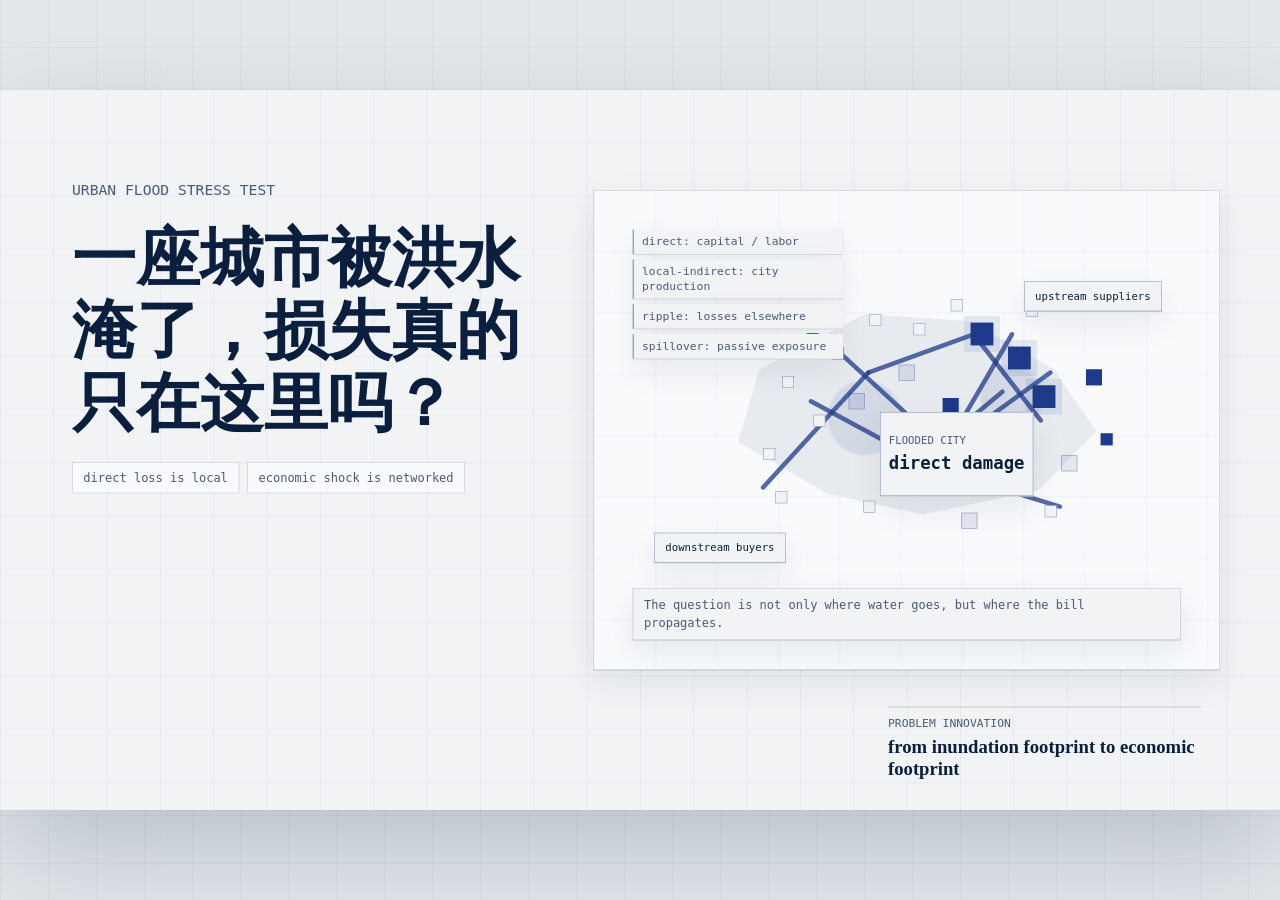
<file: index.html>
<!doctype html>
<html lang="zh-CN">
  <head>
    <meta charset="UTF-8" />
    <meta name="viewport" content="width=device-width, initial-scale=1.0" />
    <title>Stress-testing Urban Flood Cascades</title>
    <link rel="stylesheet" href="./src/styles/tokens.css" />
    <link rel="stylesheet" href="./src/styles/base.css" />
    <link rel="stylesheet" href="./src/chapters/01-coldopen/Coldopen.css" />
    <link rel="stylesheet" href="./src/chapters/academic/AcademicChapters.css" />
  </head>
  <body>
    <div id="app"></div>
    <script type="module" src="./src/main.js"></script>
  </body>
</html>
</file>
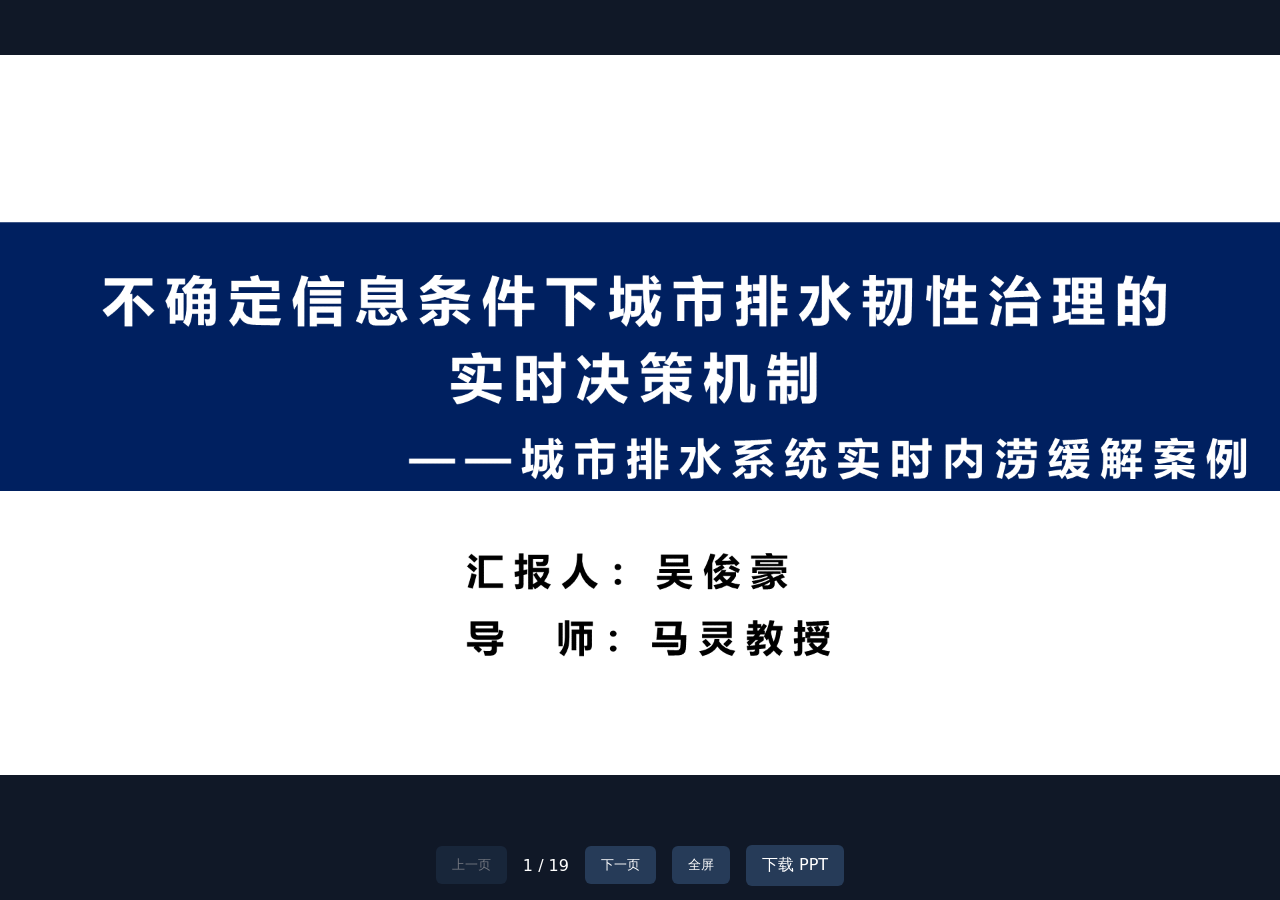
<file: rtc-report/index.html>
<!doctype html><html lang="zh-CN"><meta charset="utf-8"><meta name="viewport" content="width=device-width,initial-scale=1"><title>排水系统实时控制汇报</title><style>body{margin:0;background:#101827;color:white;font-family:system-ui}main{height:calc(100dvh - 70px);display:flex;align-items:center;justify-content:center}img{max-width:100%;max-height:100%;object-fit:contain}nav{height:70px;display:flex;align-items:center;justify-content:center;gap:16px}button,a{background:#263b58;color:white;border:0;padding:10px 16px;border-radius:6px;text-decoration:none;cursor:pointer}button:disabled{opacity:.4} @media(max-width:600px){nav{gap:6px}button,a{padding:8px}}</style><main><img id="slide" alt="幻灯片"></main><nav><button id="prev">上一页</button><span id="counter"></span><button id="next">下一页</button><button id="full">全屏</button><a href="report.pptx" download>下载 PPT</a></nav><script>let page=Math.max(1,Math.min(19,parseInt(location.hash.slice(1))||1));const slide=document.getElementById('slide'),prev=document.getElementById('prev'),next=document.getElementById('next');function show(){slide.src='slides/slide-'+page+'.png';slide.alt='第 '+page+' 页，共 19 页';document.getElementById('counter').textContent=page+' / 19';prev.disabled=page===1;next.disabled=page===19;history.replaceState(null,'','#'+page)}function move(n){page=Math.max(1,Math.min(19,page+n));show()}prev.onclick=()=>move(-1);next.onclick=()=>move(1);slide.onclick=()=>move(1);document.getElementById('full').onclick=()=>{if(document.fullscreenElement)document.exitFullscreen();else document.documentElement.requestFullscreen()};document.onkeydown=e=>{if(['ArrowRight',' ','PageDown'].includes(e.key)){e.preventDefault();move(1)}if(['ArrowLeft','PageUp'].includes(e.key)){e.preventDefault();move(-1)}};show();</script></html>
</file>
<file: src/styles/tokens.css>
:root {
  --shell: #e4e8ec;
  --surface: #f1f3f5;
  --surface-2: #f8fafc;
  --surface-3: #e7ebef;
  --text: #0a1f3d;
  --text-2: #152a4a;
  --text-mute: #4a5a78;
  --text-faint: #8595ad;
  --rule: #c6cdd6;
  --accent: #1e3a8a;
  --accent-soft: rgba(30, 58, 138, 0.1);
  --accent-glow: rgba(30, 58, 138, 0.3);
  --ink-soft: rgba(10, 31, 61, 0.05);
  --ink-faint: rgba(10, 31, 61, 0.035);
  --ink-track: rgba(10, 31, 61, 0.12);
  --accent-line: rgba(30, 58, 138, 0.42);
  --accent-wash: rgba(30, 58, 138, 0.08);
  --accent-stripe: rgba(30, 58, 138, 0.12);
  --accent-border: rgba(30, 58, 138, 0.22);
  --font-display-cn: "Noto Serif SC", "Source Han Serif SC", serif;
  --font-display-en: "Playfair Display", "Times New Roman", serif;
  --font-body: "IBM Plex Sans", "Manrope", "Noto Sans SC", -apple-system, sans-serif;
  --font-mono: "IBM Plex Mono", "JetBrains Mono", ui-monospace, monospace;
  --r-card: 6px;
  --r-stage: 0;
  --stage-pad-x: 130px;
  --stage-pad-y: 92px;
  --card-shadow: 0 1px 0 var(--rule), 0 18px 48px rgba(10, 31, 61, 0.08);
  --shadow-stage: 0 60px 160px rgba(10, 31, 61, 0.2), 0 0 0 1px rgba(10, 31, 61, 0.04);
}
</file>
<file: src/styles/base.css>
* {
  box-sizing: border-box;
}

html,
body,
#app {
  width: 100%;
  height: 100%;
  margin: 0;
}

body {
  overflow: hidden;
  color: var(--text);
  background: var(--shell);
  font-family: var(--font-body);
}

.shell {
  width: 100vw;
  height: 100vh;
  display: flex;
  align-items: center;
  justify-content: center;
  background:
    linear-gradient(90deg, var(--ink-faint) 1px, transparent 1px),
    linear-gradient(0deg, var(--ink-faint) 1px, transparent 1px),
    var(--shell);
  background-size: 48px 48px;
}

.stage-shell {
  width: 1920px;
  height: 1080px;
  flex: 0 0 auto;
  transform-origin: center;
}

.stage-frame {
  width: 1920px;
  height: 1080px;
  position: relative;
  overflow: hidden;
  background: var(--surface);
  box-shadow: var(--shadow-stage);
  cursor: pointer;
}

.progress-rail {
  position: fixed;
  left: 50%;
  bottom: 16px;
  transform: translateX(-50%);
  width: min(860px, 58vw);
  height: 38px;
  display: grid;
  grid-template-columns: 38px 1fr 38px auto;
  align-items: center;
  gap: 12px;
  opacity: 0;
  transition: opacity 220ms ease;
}

.progress-rail:hover {
  opacity: 1;
}

.step-button {
  width: 38px;
  height: 38px;
  border: 1px solid var(--rule);
  color: var(--text);
  background: var(--surface-2);
  font-size: 26px;
  line-height: 1;
  cursor: pointer;
}

.progress-track {
  height: 6px;
  background: var(--ink-track);
  cursor: pointer;
}

.progress-fill {
  height: 100%;
  background: var(--accent);
}

.step-readout {
  color: var(--text-mute);
  font-family: var(--font-mono);
  font-size: 13px;
}
</file>
<file: src/chapters/01-coldopen/Coldopen.css>
.co-scene {
  position: absolute;
  inset: 0;
  padding: var(--stage-pad-y) var(--stage-pad-x);
  background:
    linear-gradient(90deg, var(--ink-soft) 1px, transparent 1px),
    linear-gradient(0deg, var(--ink-faint) 1px, transparent 1px),
    var(--surface);
  background-size: 80px 80px;
  color: var(--text);
}

.co-kicker {
  margin: 0;
  color: var(--text-mute);
  font-family: var(--font-mono);
  font-size: 22px;
  letter-spacing: 0;
  text-transform: uppercase;
}

.co-question-copy {
  position: absolute;
  left: 108px;
  top: 138px;
  width: 760px;
  z-index: 3;
}

.co-question h1 {
  margin: 36px 0 0;
  font-family: var(--font-display-cn);
  font-size: 96px;
  font-weight: 700;
  line-height: 1.13;
  letter-spacing: 0;
}

.co-fact-row {
  margin-top: 34px;
  display: flex;
  gap: 12px;
  flex-wrap: wrap;
}

.co-fact-row span {
  border: 1px solid var(--rule);
  background: var(--surface-2);
  color: var(--text-mute);
  padding: 12px 16px;
  font-family: var(--font-mono);
  font-size: 18px;
}

.co-spread-stage {
  position: absolute;
  right: 90px;
  top: 150px;
  width: 940px;
  height: 720px;
  border: 1px solid var(--rule);
  background:
    linear-gradient(90deg, var(--ink-faint) 1px, transparent 1px),
    linear-gradient(0deg, var(--ink-faint) 1px, transparent 1px),
    var(--surface-2);
  background-size: 92px 92px;
  box-shadow: var(--card-shadow);
  overflow: hidden;
}

.co-spread-stage .co-map-silhouette {
  inset: 92px 74px 108px 74px;
}

.co-map-silhouette {
  position: absolute;
  inset: 74px 72px;
  background:
    radial-gradient(circle at 70% 42%, var(--accent-soft) 0 7%, transparent 8%),
    radial-gradient(circle at 58% 58%, var(--accent-soft) 0 9%, transparent 10%),
    radial-gradient(circle at 42% 48%, var(--accent-soft) 0 10%, transparent 11%),
    linear-gradient(120deg, transparent 0 14%, var(--surface-3) 15% 78%, transparent 79%);
  clip-path: polygon(22% 34%, 42% 18%, 62% 20%, 78% 34%, 86% 52%, 75% 69%, 53% 76%, 35% 70%, 18% 55%);
  border: 1px solid var(--rule);
}

.co-flow-svg {
  position: absolute;
  inset: 0;
  width: 100%;
  height: 100%;
  overflow: visible;
}

.co-flow-svg line {
  stroke: var(--accent);
  stroke-width: 0.7;
  stroke-linecap: round;
  stroke-dasharray: 100;
  stroke-dashoffset: 100;
  opacity: 0.6;
  animation: co-flow-draw 980ms ease forwards;
  animation-delay: calc(var(--i) * 88ms);
}

.co-spread-svg line {
  stroke-width: 0.95;
  opacity: 0.75;
}

.co-hot line {
  stroke-width: 0.9;
  opacity: 0.78;
}

.co-hot .co-inbound {
  stroke: var(--text-mute);
  stroke-dasharray: 7 7;
}

.co-city {
  position: absolute;
  left: calc(var(--x) * 1%);
  top: calc(var(--y) * 1%);
  width: 18px;
  height: 18px;
  border: 1px solid var(--accent-line);
  background: var(--surface);
  transform: translate(-50%, -50%);
  animation: co-city-in 560ms ease both;
  animation-delay: calc(var(--i) * 24ms);
}

.co-city.co-mid {
  width: 24px;
  height: 24px;
  background: var(--accent-soft);
}

.co-city.co-hub {
  width: 34px;
  height: 34px;
  background: var(--accent);
  box-shadow: 0 0 0 10px var(--accent-soft);
}

.co-city.co-spread:nth-of-type(5n),
.co-city.co-cascade:nth-of-type(5n) {
  background: var(--accent);
}

.co-flood-core {
  position: absolute;
  left: 58%;
  top: 55%;
  width: 230px;
  height: 126px;
  transform: translate(-50%, -50%);
  display: grid;
  place-content: center;
  gap: 10px;
  border: 1px solid var(--accent-line);
  background: var(--surface);
  box-shadow: var(--card-shadow);
  z-index: 4;
}

.co-flood-core span,
.co-flood-core strong,
.co-receiver-tag,
.co-local-note,
.co-flood-origin,
.co-ripple-label,
.co-spillover-label {
  font-family: var(--font-mono);
}

.co-flood-core span {
  color: var(--text-mute);
  font-size: 16px;
  text-transform: uppercase;
}

.co-flood-core strong {
  font-size: 26px;
  color: var(--text);
}

.co-wave {
  position: absolute;
  left: 58%;
  top: 55%;
  border: 2px solid var(--accent-line);
  transform: translate(-50%, -50%) scale(0.2);
  opacity: 0;
  animation: co-wave 1200ms ease-out forwards;
  z-index: 2;
}

.co-wave-1 { width: 300px; height: 170px; animation-delay: 180ms; }
.co-wave-2 { width: 500px; height: 292px; animation-delay: 360ms; }
.co-wave-3 { width: 700px; height: 410px; animation-delay: 540ms; }

.co-receiver-tag,
.co-local-note,
.co-hub-label,
.co-flood-origin,
.co-ripple-label,
.co-spillover-label {
  border: 1px solid var(--accent-line);
  background: var(--surface);
  color: var(--text);
  padding: 12px 16px;
  box-shadow: var(--card-shadow);
}

.co-tag-up {
  position: absolute;
  right: 86px;
  top: 136px;
}

.co-tag-down {
  position: absolute;
  left: 90px;
  bottom: 160px;
}

.co-local-note {
  position: absolute;
  left: 58px;
  right: 58px;
  bottom: 44px;
  color: var(--text-mute);
  font-size: 18px;
  line-height: 1.45;
  border-color: var(--rule);
}

.co-loss-taxonomy {
  position: absolute;
  left: 58px;
  top: 58px;
  width: 316px;
  display: grid;
  gap: 8px;
  z-index: 5;
}

.co-loss-taxonomy span {
  border-left: 2px solid var(--accent-line);
  background: var(--surface);
  color: var(--text-mute);
  padding: 8px 12px;
  font-family: var(--font-mono);
  font-size: 17px;
  line-height: 1.25;
  box-shadow: var(--card-shadow);
}

.co-innovation-cue {
  position: absolute;
  right: 118px;
  bottom: 46px;
  width: 470px;
  padding-top: 14px;
  border-top: 1px solid var(--accent-line);
  z-index: 8;
}

.co-innovation-cue span {
  display: block;
  color: var(--text-mute);
  font-family: var(--font-mono);
  font-size: 17px;
  text-transform: uppercase;
}

.co-innovation-cue strong {
  display: block;
  margin-top: 8px;
  font-family: var(--font-display-cn);
  font-size: 28px;
  line-height: 1.18;
}

.co-evidence-wall {
  position: absolute;
  left: 110px;
  top: 118px;
  width: 1160px;
  height: 700px;
  border: 1px solid var(--rule);
  background: var(--surface-2);
  box-shadow: var(--card-shadow);
  overflow: hidden;
}

.co-evidence-wall img {
  width: 100%;
  height: 100%;
  object-fit: cover;
  object-position: left top;
  filter: saturate(0.72) contrast(1.06);
}

.co-evidence-wall::after {
  content: "";
  position: absolute;
  inset: 0;
  background: linear-gradient(90deg, transparent 0 55%, var(--surface) 86%);
}

.co-thesis-card {
  position: absolute;
  right: 118px;
  top: 190px;
  width: 520px;
  padding: 42px 46px;
  background: var(--surface);
  border: 1px solid var(--accent-line);
  box-shadow: var(--card-shadow);
}

.co-thesis-card h2,
.co-network-copy h2 {
  margin: 24px 0 34px;
  font-family: var(--font-display-cn);
  font-size: 72px;
  line-height: 1.08;
  letter-spacing: 0;
}

.co-paper .co-thesis-card h2 {
  font-size: 52px;
  line-height: 1.12;
}

.co-thesis-card dl {
  margin: 0;
  display: grid;
  gap: 14px;
}

.co-thesis-card div {
  display: grid;
  grid-template-columns: 132px 1fr;
  border-top: 1px solid var(--rule);
  padding-top: 14px;
}

.co-thesis-card dt,
.co-thesis-card dd {
  margin: 0;
  font-family: var(--font-mono);
  font-size: 18px;
}

.co-thesis-card dt {
  color: var(--text-mute);
}

.co-gap-card {
  position: absolute;
  left: 150px;
  bottom: 90px;
  width: 760px;
  padding: 24px 28px;
  background: var(--surface);
  border: 1px solid var(--accent-line);
  box-shadow: var(--card-shadow);
}

.co-gap-card span,
.co-resolution-card span,
.co-shift-panel span {
  color: var(--text-mute);
  font-family: var(--font-mono);
  font-size: 16px;
  text-transform: uppercase;
}

.co-gap-card strong,
.co-resolution-card strong {
  display: block;
  margin-top: 10px;
  font-family: var(--font-display-cn);
  font-size: 31px;
  line-height: 1.22;
}

.co-gap-card em,
.co-resolution-card em {
  display: block;
  margin-top: 12px;
  color: var(--text-mute);
  font-family: var(--font-mono);
  font-size: 17px;
  line-height: 1.45;
  font-style: normal;
}

.co-china-network,
.co-mech-map {
  position: absolute;
  left: 112px;
  top: 96px;
  width: 1180px;
  height: 820px;
}

.co-hub-label {
  position: absolute;
  padding: 10px 14px;
  font-family: var(--font-mono);
  font-size: 17px;
}

.co-region-band {
  position: absolute;
  padding: 12px 16px;
  border: 1px solid var(--rule);
  background: var(--surface);
  color: var(--text-mute);
  font-family: var(--font-mono);
  font-size: 18px;
  box-shadow: var(--card-shadow);
}

.co-band-coast {
  left: 62%;
  top: 24%;
}

.co-band-inland {
  left: 20%;
  top: 63%;
}

.co-l-shanghai { left: 72%; top: 33%; }
.co-l-guangzhou { left: 70%; top: 55%; }
.co-l-zhengzhou { left: 53%; top: 43%; }

.co-network-legend {
  position: absolute;
  left: 154px;
  bottom: 104px;
  display: flex;
  gap: 18px;
  color: var(--text-mute);
  font-family: var(--font-mono);
  font-size: 18px;
}

.co-network-legend span {
  display: inline-flex;
  align-items: center;
  gap: 8px;
}

.co-network-legend b {
  display: inline-block;
  width: 14px;
  height: 14px;
  border: 1px solid var(--accent-line);
  background: var(--surface);
}

.co-network-legend span:nth-child(1) b {
  width: 20px;
  height: 20px;
  background: var(--accent);
}

.co-network-legend span:nth-child(2) b {
  width: 17px;
  height: 17px;
  background: var(--accent-soft);
}

.co-stat-panel {
  position: absolute;
  right: 128px;
  top: 158px;
  width: 510px;
}

.co-stat-panel strong {
  display: block;
  margin-top: 10px;
  font-family: var(--font-display-en);
  font-size: 236px;
  font-style: italic;
  font-weight: 500;
  line-height: 0.9;
  letter-spacing: 0;
}

.co-stat-panel span,
.co-stat-panel em {
  display: block;
  font-size: 38px;
  line-height: 1.3;
  font-style: normal;
}

.co-stat-panel em {
  margin-top: 26px;
  color: var(--text-mute);
}

.co-resolution-card {
  position: absolute;
  right: 118px;
  bottom: 112px;
  width: 520px;
  padding: 24px 28px;
  background: var(--surface-2);
  border: 1px solid var(--rule);
  box-shadow: var(--card-shadow);
}

.co-cities .co-resolution-card {
  bottom: 210px;
}

.co-cities .co-innovation-cue {
  right: 118px;
  bottom: 54px;
}

.co-period-header {
  position: absolute;
  left: 128px;
  top: 112px;
  width: 1040px;
}

.co-period-header h2 {
  margin: 24px 0 22px;
  font-family: var(--font-display-cn);
  font-size: 70px;
  line-height: 1.12;
  letter-spacing: 0;
}

.co-period-header p:last-child {
  margin: 0;
  max-width: 920px;
  color: var(--text-mute);
  font-family: var(--font-mono);
  font-size: 22px;
  line-height: 1.5;
}

.co-period-board {
  position: absolute;
  left: 128px;
  right: 128px;
  top: 450px;
  height: 298px;
  display: grid;
  grid-template-columns: repeat(6, 1fr);
  border: 1px solid var(--rule);
  background: var(--surface-2);
  box-shadow: var(--card-shadow);
}

.co-period-lane {
  position: relative;
  display: grid;
  justify-items: center;
  align-content: end;
  gap: 8px;
  padding-bottom: 38px;
  border-right: 1px solid var(--rule);
  overflow: hidden;
}

.co-period-lane:last-child {
  border-right: 0;
}

.co-period-lane b {
  position: absolute;
  left: 34px;
  right: 34px;
  bottom: 0;
  height: calc(42px + var(--i) * 28px);
  background: linear-gradient(180deg, var(--accent-soft), var(--accent-wash));
  transform-origin: bottom;
  animation: co-rise-lane 800ms ease both;
  animation-delay: calc(var(--i) * 70ms);
}

.co-period-lane span {
  position: relative;
  z-index: 2;
  font-family: var(--font-display-en);
  font-size: 72px;
  font-style: italic;
  line-height: 1;
}

.co-period-lane em {
  position: relative;
  z-index: 2;
  color: var(--text-mute);
  font-family: var(--font-mono);
  font-size: 17px;
  font-style: normal;
}

.co-shift-panel {
  position: absolute;
  right: 128px;
  top: 112px;
  width: 460px;
  display: grid;
  gap: 14px;
}

.co-shift-panel div {
  padding: 20px 24px;
  border: 1px solid var(--rule);
  background: var(--surface-2);
  box-shadow: var(--card-shadow);
}

.co-shift-panel strong {
  display: block;
  margin-top: 8px;
  font-family: var(--font-display-cn);
  font-size: 25px;
  line-height: 1.18;
}

.co-period-source {
  position: absolute;
  left: 128px;
  bottom: 98px;
  width: 1220px;
  padding-top: 18px;
  border-top: 1px solid var(--rule);
  color: var(--text-mute);
  font-family: var(--font-mono);
  font-size: 20px;
}

.co-periods .co-innovation-cue strong {
  font-size: 25px;
}

.co-mechanism {
  position: absolute;
  inset: 0;
}

.co-mech-map {
  left: 74px;
  top: 78px;
  width: 1050px;
  height: 710px;
}

.co-flood-origin {
  position: absolute;
  left: 58%;
  top: 54%;
  transform: translate(-50%, -50%);
  font-size: 16px;
}

.co-ripple-label {
  position: absolute;
  left: 675px;
  top: 220px;
  font-size: 17px;
}

.co-spillover-label {
  position: absolute;
  left: 132px;
  top: 526px;
  font-size: 17px;
}

.co-pipeline {
  position: absolute;
  right: 86px;
  top: 58px;
  width: 660px;
  display: grid;
  gap: 10px;
}

.co-pipe {
  min-height: 72px;
  padding: 12px 20px;
  border: 1px solid var(--rule);
  background: var(--surface-2);
  box-shadow: var(--card-shadow);
  animation: co-pipe-in 620ms ease both;
}

.co-pipe:nth-child(2) { animation-delay: 90ms; }
.co-pipe:nth-child(3) { animation-delay: 180ms; }
.co-pipe:nth-child(4) { animation-delay: 270ms; }
.co-pipe:nth-child(5) { animation-delay: 360ms; }
.co-pipe:nth-child(6) { animation-delay: 450ms; }
.co-pipe:nth-child(7) { animation-delay: 540ms; }

.co-pipe span {
  display: block;
  color: var(--text-mute);
  font-family: var(--font-mono);
  font-size: 14px;
  text-transform: uppercase;
}

.co-pipe strong {
  display: block;
  margin-top: 7px;
  font-family: var(--font-display-cn);
  font-size: 24px;
  line-height: 1.2;
}

.co-pipe.co-ripple,
.co-pipe.co-spillover,
.co-pipe.co-active {
  border-color: var(--accent-line);
}

.co-network-copy {
  position: absolute;
  left: 104px;
  bottom: 114px;
  width: 650px;
}

.co-network-copy h2 {
  font-size: 58px;
}

.co-innovation-strip {
  position: absolute;
  left: 104px;
  right: 104px;
  bottom: 50px;
  display: grid;
  grid-template-columns: repeat(3, 1fr);
  gap: 14px;
}

.co-innovation-strip span {
  border-top: 1px solid var(--accent-line);
  padding-top: 12px;
  color: var(--text-mute);
  font-family: var(--font-mono);
  font-size: 16px;
  line-height: 1.35;
}

.co-innovation-strip b {
  display: block;
  margin-bottom: 4px;
  color: var(--text);
  font-weight: 600;
  text-transform: uppercase;
}

@keyframes co-city-in {
  from { opacity: 0; transform: translate(-50%, -50%) scale(0.35); }
  to { opacity: 1; transform: translate(-50%, -50%) scale(1); }
}

@keyframes co-flow-draw {
  to { stroke-dashoffset: 0; }
}

@keyframes co-wave {
  from { opacity: 0; transform: translate(-50%, -50%) scale(0.2); }
  45% { opacity: 1; }
  to { opacity: 0; transform: translate(-50%, -50%) scale(1); }
}

@keyframes co-rise-lane {
  from { transform: scaleY(0); }
  to { transform: scaleY(1); }
}

@keyframes co-pipe-in {
  from { opacity: 0; transform: translateX(42px); }
  to { opacity: 1; transform: translateX(0); }
}
</file>
<file: src/chapters/academic/AcademicChapters.css>
.ac-scene {
  position: absolute;
  inset: 0;
  padding: var(--stage-pad-y) var(--stage-pad-x);
  background:
    linear-gradient(90deg, var(--ink-soft) 1px, transparent 1px),
    linear-gradient(0deg, var(--ink-faint) 1px, transparent 1px),
    var(--surface);
  background-size: 80px 80px;
  color: var(--text);
}

.ac-header {
  position: absolute;
  left: 104px;
  top: 76px;
  width: 760px;
}

.ac-header p,
.ac-innovation span,
.ac-source,
.ac-method-card span,
.ac-loss-focus span,
.ac-direction-copy span,
.ac-big-number span,
.ac-shift-copy span,
.ac-case-copy span,
.ac-network-stat span {
  margin: 0;
  color: var(--text-mute);
  font-family: var(--font-mono);
  font-size: 18px;
  letter-spacing: 0;
  text-transform: uppercase;
}

.ac-header h1 {
  margin: 22px 0 0;
  font-family: var(--font-display-cn);
  font-size: 62px;
  line-height: 1.08;
  letter-spacing: 0;
}

.ac-conference .ac-header {
  width: 1240px;
}

.ac-conference .ac-header h1 {
  font-size: 56px;
  line-height: 1.04;
}

.ac-conference .ac-visual {
  inset: 212px 96px 112px 96px;
}

.ac-visual {
  position: absolute;
  inset: 224px 96px 112px 96px;
}

.ac-innovation {
  position: absolute;
  right: 104px;
  bottom: 44px;
  width: 640px;
  padding-top: 14px;
  border-top: 1px solid var(--accent-line);
}

.ac-innovation strong {
  display: block;
  margin-top: 8px;
  font-family: var(--font-display-cn);
  font-size: 27px;
  line-height: 1.2;
}

.ac-source {
  position: absolute;
  left: 104px;
  bottom: 48px;
  width: 820px;
  padding-top: 14px;
  border-top: 1px solid var(--rule);
  font-size: 17px;
  line-height: 1.35;
  text-transform: none;
}

.ac-method-grid {
  position: absolute;
  left: 0;
  top: 56px;
  width: 980px;
  display: grid;
  grid-template-columns: repeat(4, 1fr);
  gap: 18px;
}

.ac-method-node {
  min-height: 142px;
  display: grid;
  align-content: center;
  gap: 12px;
  padding: 24px;
  border: 1px solid var(--rule);
  background: var(--surface-2);
  box-shadow: var(--card-shadow);
}

.ac-method-node span,
.ac-meter span,
.ac-loss-tile span,
.ac-city-card span,
.ac-event-split span,
.ac-regional-panels span,
.ac-sector-matrix span,
.ac-policy-board span,
.ac-two-words span,
.ac-r2-card span {
  color: var(--text-mute);
  font-family: var(--font-mono);
  font-size: 16px;
  text-transform: uppercase;
}

.ac-method-node strong {
  font-family: var(--font-display-cn);
  font-size: 34px;
  line-height: 1.05;
}

.ac-active {
  border-color: var(--accent-line) !important;
  background: var(--surface) !important;
  box-shadow: var(--card-shadow), 0 0 0 8px var(--accent-soft) !important;
}

.ac-method-card,
.ac-loss-focus,
.ac-direction-copy,
.ac-shift-copy,
.ac-case-copy,
.ac-network-stat,
.ac-big-number {
  position: absolute;
  right: 0;
  top: 36px;
  width: 600px;
  padding: 34px 38px;
  border: 1px solid var(--accent-line);
  background: var(--surface);
  box-shadow: var(--card-shadow);
}

.ac-method-card strong,
.ac-loss-focus strong,
.ac-direction-copy strong,
.ac-shift-copy strong,
.ac-case-copy strong,
.ac-network-stat strong,
.ac-big-number strong {
  display: block;
  margin-top: 16px;
  font-family: var(--font-display-cn);
  font-size: 44px;
  line-height: 1.15;
}

.ac-method-card p,
.ac-loss-focus p,
.ac-direction-copy p,
.ac-shift-copy p,
.ac-case-copy p,
.ac-network-stat p,
.ac-big-number p,
.ac-compact-note {
  margin: 18px 0 0;
  color: var(--text-mute);
  font-size: 25px;
  line-height: 1.38;
}

.ac-network-stat em {
  display: block;
  margin-top: 16px;
  color: var(--text-mute);
  font-family: var(--font-mono);
  font-size: 19px;
  line-height: 1.45;
  font-style: normal;
}

.ac-evidence-stack {
  position: absolute;
  left: 0;
  bottom: 34px;
  width: 980px;
  display: flex;
  gap: 12px;
  flex-wrap: wrap;
}

.ac-evidence-stack span,
.ac-factor-matrix span,
.ac-limit-stack span {
  border: 1px solid var(--rule);
  background: var(--surface-2);
  padding: 14px 18px;
  color: var(--text-mute);
  font-family: var(--font-mono);
  font-size: 18px;
}

.ac-loss-grid {
  position: absolute;
  left: 0;
  top: 74px;
  width: 1020px;
  display: grid;
  grid-template-columns: repeat(2, 1fr);
  gap: 22px;
}

.ac-loss-tile {
  min-height: 190px;
  padding: 28px;
  display: grid;
  align-content: center;
  gap: 16px;
  border: 1px solid var(--rule);
  background: var(--surface-2);
  box-shadow: var(--card-shadow);
}

.ac-loss-tile strong {
  font-family: var(--font-display-cn);
  font-size: 38px;
  line-height: 1.14;
}

.ac-direction {
  position: absolute;
  left: 50px;
  top: 90px;
  width: 980px;
  height: 440px;
}

.ac-city-card {
  position: absolute;
  width: 270px;
  height: 160px;
  padding: 28px;
  border: 1px solid var(--rule);
  background: var(--surface-2);
  box-shadow: var(--card-shadow);
  z-index: 2;
}

.ac-city-card strong {
  display: block;
  margin-top: 16px;
  font-family: var(--font-display-cn);
  font-size: 38px;
}

.ac-city-card.ac-origin {
  left: 0;
  top: 132px;
}

.ac-city-card.ac-target {
  right: 0;
  top: 132px;
}

.ac-direction svg {
  position: absolute;
  inset: 0;
  width: 100%;
  height: 100%;
}

.ac-direction path {
  fill: none;
  stroke: var(--accent);
  stroke-width: 1.2;
  stroke-linecap: round;
  stroke-dasharray: 100;
  stroke-dashoffset: 100;
  animation: ac-draw 900ms ease forwards;
}

.ac-direction path.ac-reverse {
  stroke: var(--text-mute);
}

.ac-scene.ac-direction {
  inset: 0;
  left: 0;
  top: 0;
  width: auto;
  height: auto;
}

.ac-direction-copy {
  left: 1120px;
  right: auto;
  top: 22px;
  width: 560px;
}

.ac-direction-lanes {
  position: absolute;
  left: 0;
  top: 42px;
  width: 1000px;
  display: grid;
  gap: 26px;
}

.ac-route {
  position: relative;
  min-height: 190px;
  display: grid;
  grid-template-columns: 240px 1fr 270px;
  align-items: center;
  gap: 28px;
  padding: 34px;
  border: 1px solid var(--rule);
  background: var(--surface-2);
  box-shadow: var(--card-shadow);
}

.ac-route span {
  position: absolute;
  left: 34px;
  top: 16px;
  color: var(--text-mute);
  font-family: var(--font-mono);
  font-size: 18px;
  text-transform: uppercase;
}

.ac-route strong {
  font-family: var(--font-display-cn);
  font-size: 40px;
  line-height: 1.12;
}

.ac-route b {
  position: relative;
  height: 3px;
  background: var(--accent);
}

.ac-route b::after {
  content: "";
  position: absolute;
  right: -2px;
  top: -7px;
  width: 16px;
  height: 16px;
  border-top: 3px solid var(--accent);
  border-right: 3px solid var(--accent);
  transform: rotate(45deg);
}

.ac-route b.ac-back::after {
  left: -2px;
  right: auto;
  transform: rotate(225deg);
}

.ac-route:not(.ac-active) {
  opacity: 0.72;
}

.ac-national-scale,
.ac-shift-bars,
.ac-recovery-bars {
  position: absolute;
  left: 0;
  top: 80px;
  width: 1000px;
  display: grid;
  gap: 18px;
}

.ac-meter {
  display: grid;
  grid-template-columns: 250px 1fr 190px;
  align-items: center;
  gap: 20px;
  min-height: 86px;
  padding: 18px 22px;
  border: 1px solid var(--rule);
  background: var(--surface-2);
  box-shadow: var(--card-shadow);
}

.ac-meter b {
  height: 28px;
  background: linear-gradient(90deg, var(--accent-soft), var(--accent));
  transform-origin: left;
  transform: scaleX(calc(var(--v) / 100));
}

.ac-meter em {
  color: var(--text);
  font-family: var(--font-display-cn);
  font-size: 28px;
  font-style: normal;
}

.ac-big-number strong {
  font-family: var(--font-display-en);
  font-size: 112px;
  font-style: italic;
  line-height: 0.9;
}

.ac-compact-note {
  position: absolute;
  right: 0;
  bottom: 60px;
  width: 600px;
  border-top: 1px solid var(--rule);
  padding-top: 18px;
  font-family: var(--font-mono);
  font-size: 21px;
}

.ac-system-diagram {
  position: absolute;
  left: 60px;
  bottom: 68px;
  width: 860px;
  height: 210px;
  border: 1px solid var(--rule);
  background: var(--surface-2);
  box-shadow: var(--card-shadow);
}

.ac-system-diagram span {
  position: absolute;
  left: calc(8% + var(--i) * 23%);
  top: 78px;
  min-width: 150px;
  text-align: center;
  border: 1px solid var(--accent-line);
  background: var(--surface);
  padding: 18px 22px;
  font-family: var(--font-mono);
  font-size: 19px;
}

.ac-system-diagram::before {
  content: "";
  position: absolute;
  left: 80px;
  right: 80px;
  top: 105px;
  height: 3px;
  background: var(--accent-line);
}

.ac-compare-board {
  position: absolute;
  left: 0;
  top: 54px;
  width: 960px;
  display: grid;
  grid-template-columns: repeat(2, 1fr);
  gap: 20px;
}

.ac-compare-board > div {
  min-height: 152px;
}

.ac-event-split,
.ac-regional-panels,
.ac-policy-board,
.ac-two-words {
  position: absolute;
  left: 0;
  top: 72px;
  width: 980px;
  display: grid;
  gap: 22px;
}

.ac-event-split {
  grid-template-columns: repeat(2, 1fr);
}

.ac-event-split div,
.ac-regional-panels div,
.ac-sector-matrix div,
.ac-policy-board div,
.ac-two-words div {
  min-height: 170px;
  padding: 28px;
  border: 1px solid var(--rule);
  background: var(--surface-2);
  box-shadow: var(--card-shadow);
}

.ac-event-split strong,
.ac-regional-panels strong,
.ac-sector-matrix strong,
.ac-policy-board strong,
.ac-two-words strong {
  display: block;
  margin-top: 18px;
  font-family: var(--font-display-cn);
  font-size: 40px;
  line-height: 1.12;
}

.ac-event-split em,
.ac-regional-panels em {
  display: block;
  margin-top: 14px;
  color: var(--text-mute);
  font-family: var(--font-mono);
  font-size: 19px;
  font-style: normal;
}

.ac-factor-matrix,
.ac-limit-stack {
  position: absolute;
  left: 0;
  top: 66px;
  width: 940px;
  display: grid;
  grid-template-columns: repeat(3, 1fr);
  gap: 16px;
}

.ac-factor-matrix span,
.ac-limit-stack span {
  min-height: 116px;
  display: grid;
  place-items: center;
  text-align: center;
}

.ac-r2-card {
  position: absolute;
  left: 260px;
  bottom: 52px;
  width: 420px;
  padding: 28px;
  border: 1px solid var(--accent-line);
  background: var(--surface);
  box-shadow: var(--card-shadow);
}

.ac-r2-card strong {
  display: block;
  margin-top: 14px;
  font-family: var(--font-display-en);
  font-size: 78px;
  font-style: italic;
}

.ac-r2-card em {
  display: block;
  color: var(--text-mute);
  font-family: var(--font-mono);
  font-size: 18px;
  line-height: 1.4;
  font-style: normal;
}

.ac-network-map {
  position: absolute;
  left: 0;
  top: 10px;
  width: 1040px;
  height: 610px;
  border: 1px solid var(--rule);
  background:
    radial-gradient(circle at 68% 44%, var(--accent-soft) 0 10%, transparent 11%),
    radial-gradient(circle at 42% 45%, var(--accent-soft) 0 9%, transparent 10%),
    var(--surface-2);
  box-shadow: var(--card-shadow);
}

.ac-node {
  position: absolute;
  left: calc(var(--x) * 1%);
  top: calc(var(--y) * 1%);
  transform: translate(-50%, -50%);
  border: 1px solid var(--accent-line);
  background: var(--surface);
  padding: 14px 18px;
  font-family: var(--font-mono);
  font-size: 20px;
  z-index: 2;
}

.ac-node.ac-hub {
  background: var(--accent);
  color: var(--surface);
}

.ac-node.ac-mid {
  background: var(--accent-soft);
}

.ac-network-map svg {
  position: absolute;
  inset: 0;
  width: 100%;
  height: 100%;
}

.ac-network-map line {
  stroke: var(--accent);
  stroke-width: 0.6;
  opacity: 0.68;
  stroke-dasharray: 100;
  stroke-dashoffset: 100;
  animation: ac-draw 900ms ease forwards;
}

.ac-sector-matrix {
  position: absolute;
  left: 0;
  top: 36px;
  width: 980px;
  display: grid;
  grid-template-columns: repeat(3, 1fr);
  gap: 16px;
}

.ac-sector-matrix div {
  min-height: 132px;
}

.ac-policy-board {
  grid-template-columns: repeat(2, 1fr);
}

.ac-policy-board div {
  min-height: 188px;
}

.ac-policy-board strong {
  font-size: 34px;
}

.ac-recovery-bars {
  top: 90px;
}

.ac-limit-stack {
  grid-template-columns: repeat(4, 1fr);
}

.ac-limit-stack span {
  min-height: 106px;
}

.ac-two-words {
  grid-template-columns: repeat(2, 1fr);
  top: 88px;
}

.ac-two-words::after {
  content: "";
  position: absolute;
  left: 45%;
  right: 45%;
  top: 62%;
  height: 3px;
  background: var(--accent-line);
}

.ac-two-words div {
  min-height: 360px;
  display: grid;
  align-content: center;
}

.ac-two-words span {
  font-size: 28px;
}

.ac-two-words strong {
  font-size: 46px;
}

.ac-conf-board {
  position: absolute;
  inset: 0;
}

.ac-paper-panel {
  position: absolute;
  left: 0;
  top: 0;
  width: 980px;
  height: 450px;
  margin: 0;
  padding: 18px;
  border: 1px solid var(--rule);
  background: var(--surface-2);
  box-shadow: var(--card-shadow);
}

.ac-paper-panel img {
  width: 100%;
  height: calc(100% - 44px);
  object-fit: contain;
  display: block;
  background: var(--surface);
}

.ac-paper-panel figcaption {
  margin-top: 12px;
  color: var(--text-mute);
  font-family: var(--font-mono);
  font-size: 16px;
  line-height: 1.25;
}

.ac-conf-claim {
  position: absolute;
  right: 0;
  top: 0;
  width: 650px;
  min-height: 260px;
  padding: 34px 38px;
  border: 1px solid var(--accent-line);
  background: var(--surface);
  box-shadow: var(--card-shadow);
}

.ac-conf-claim span {
  color: var(--text-mute);
  font-family: var(--font-mono);
  font-size: 18px;
  text-transform: uppercase;
}

.ac-conf-claim strong {
  display: block;
  margin-top: 18px;
  font-family: var(--font-display-cn);
  font-size: 45px;
  line-height: 1.12;
}

.ac-conf-claim p {
  margin: 18px 0 0;
  color: var(--text-mute);
  font-size: 25px;
  line-height: 1.38;
}

.ac-conf-stats {
  position: absolute;
  right: 0;
  bottom: 70px;
  width: 650px;
  display: grid;
  grid-template-columns: repeat(2, 1fr);
  gap: 16px;
}

.ac-conf-stats div {
  min-height: 112px;
  padding: 20px 22px;
  border: 1px solid var(--rule);
  background: var(--surface-2);
  box-shadow: var(--card-shadow);
}

.ac-conf-stats strong {
  display: block;
  font-family: var(--font-display-en);
  font-size: 42px;
  line-height: 1;
}

.ac-conf-stats span {
  display: block;
  margin-top: 12px;
  color: var(--text-mute);
  font-family: var(--font-mono);
  font-size: 17px;
}

.ac-conf-flow,
.ac-loss-ledger,
.ac-scenario-board,
.ac-equity-board,
.ac-hub-board,
.ac-sector-board,
.ac-spillover-board,
.ac-policy-lab {
  position: absolute;
  left: 0;
  bottom: 70px;
  width: 980px;
  min-height: 190px;
}

.ac-conf-flow {
  display: grid;
  grid-template-columns: repeat(5, 1fr);
  gap: 0;
  align-items: stretch;
}

.ac-conf-flow span,
.ac-loss-ledger span,
.ac-equity-board div,
.ac-sector-board div,
.ac-policy-lab div {
  display: grid;
  align-content: center;
  min-height: 190px;
  padding: 22px;
  border: 1px solid var(--rule);
  background: var(--surface-2);
  box-shadow: var(--card-shadow);
}

.ac-conf-flow b {
  display: none;
}

.ac-conf-flow span {
  font-family: var(--font-display-cn);
  font-size: 30px;
  line-height: 1.08;
  text-align: center;
}

.ac-loss-ledger {
  display: grid;
  grid-template-columns: repeat(5, 1fr);
  gap: 12px;
}

.ac-loss-ledger em,
.ac-sector-board span,
.ac-policy-lab span,
.ac-equity-board span,
.ac-spillover-board span {
  color: var(--text-mute);
  font-family: var(--font-mono);
  font-style: normal;
  font-size: 16px;
  text-transform: uppercase;
}

.ac-loss-ledger strong,
.ac-sector-board strong,
.ac-policy-lab strong,
.ac-equity-board strong {
  display: block;
  margin-top: 14px;
  font-family: var(--font-display-cn);
  font-size: 30px;
  line-height: 1.1;
}

.ac-scenario-board {
  display: grid;
  grid-template-columns: repeat(2, 1fr);
  gap: 14px;
}

.ac-scenario-board .ac-meter {
  min-height: 88px;
  grid-template-columns: 150px 1fr 140px;
  padding: 16px 18px;
}

.ac-scenario-board .ac-meter span {
  font-size: 16px;
}

.ac-scenario-board .ac-meter em {
  font-size: 24px;
}

.ac-equity-board {
  display: grid;
  grid-template-columns: repeat(3, 1fr);
  gap: 14px;
}

.ac-equity-board div {
  min-height: 190px;
}

.ac-equity-board b {
  height: 3px;
  margin: 18px 0;
  background: var(--accent-line);
}

.ac-hub-board {
  height: 240px;
  border: 1px solid var(--rule);
  background:
    radial-gradient(circle at 70% 38%, var(--accent-soft) 0 13%, transparent 14%),
    radial-gradient(circle at 48% 55%, var(--accent-soft) 0 10%, transparent 11%),
    var(--surface-2);
  box-shadow: var(--card-shadow);
}

.ac-hub-board .ac-node {
  font-size: 19px;
}

.ac-hub-board svg {
  position: absolute;
  inset: 0;
  width: 100%;
  height: 100%;
}

.ac-hub-board line {
  stroke: var(--accent);
  stroke-width: 0.7;
  opacity: 0.72;
}

.ac-sector-board,
.ac-policy-lab {
  display: grid;
  grid-template-columns: repeat(4, 1fr);
  gap: 14px;
}

.ac-sector-board div,
.ac-policy-lab div {
  min-height: 190px;
}

.ac-spillover-board {
  display: grid;
  grid-template-columns: repeat(2, 1fr);
  gap: 18px;
}

.ac-spillover-board div {
  min-height: 190px;
  display: grid;
  grid-template-columns: 1fr 120px 1fr;
  align-items: center;
  gap: 18px;
  padding: 24px;
  border: 1px solid var(--rule);
  background: var(--surface-2);
  box-shadow: var(--card-shadow);
}

.ac-spillover-board span {
  position: absolute;
  margin: 0 0 140px 0;
}

.ac-spillover-board strong {
  font-family: var(--font-display-cn);
  font-size: 30px;
  line-height: 1.08;
}

.ac-spillover-board b {
  position: relative;
  height: 3px;
  background: var(--accent);
}

.ac-spillover-board b::after {
  content: "";
  position: absolute;
  right: -2px;
  top: -7px;
  width: 16px;
  height: 16px;
  border-top: 3px solid var(--accent);
  border-right: 3px solid var(--accent);
  transform: rotate(45deg);
}

.ac-spillover-board b.ac-back::after {
  left: -2px;
  right: auto;
  transform: rotate(225deg);
}

.ac-conf-method .ac-paper-panel {
  width: 560px;
  height: 650px;
}

.ac-conf-method .ac-conf-claim {
  left: 620px;
  right: auto;
  width: 1030px;
}

.ac-conf-method .ac-conf-flow {
  left: 620px;
  top: 262px;
  bottom: auto;
  width: 1030px;
  min-height: 160px;
}

.ac-conf-method .ac-conf-stats {
  width: 1030px;
}

.ac-conf-method .ac-conf-stats div {
  min-height: 100px;
}

.ac-conf-equity .ac-paper-panel,
.ac-conf-sector .ac-paper-panel {
  height: 470px;
}

.ac-conf-equity .ac-paper-panel img,
.ac-conf-sector .ac-paper-panel img,
.ac-conf-policy .ac-paper-panel img {
  object-fit: cover;
  object-position: center top;
}

.ac-conf-network .ac-paper-panel,
.ac-conf-spillover .ac-paper-panel {
  height: 420px;
}

.ac-conf-policy .ac-paper-panel {
  width: 760px;
  height: 420px;
}

.ac-conf-policy .ac-conf-claim {
  width: 830px;
}

.ac-conf-policy .ac-policy-lab {
  width: 760px;
}

@keyframes ac-draw {
  to { stroke-dashoffset: 0; }
}
</file>
